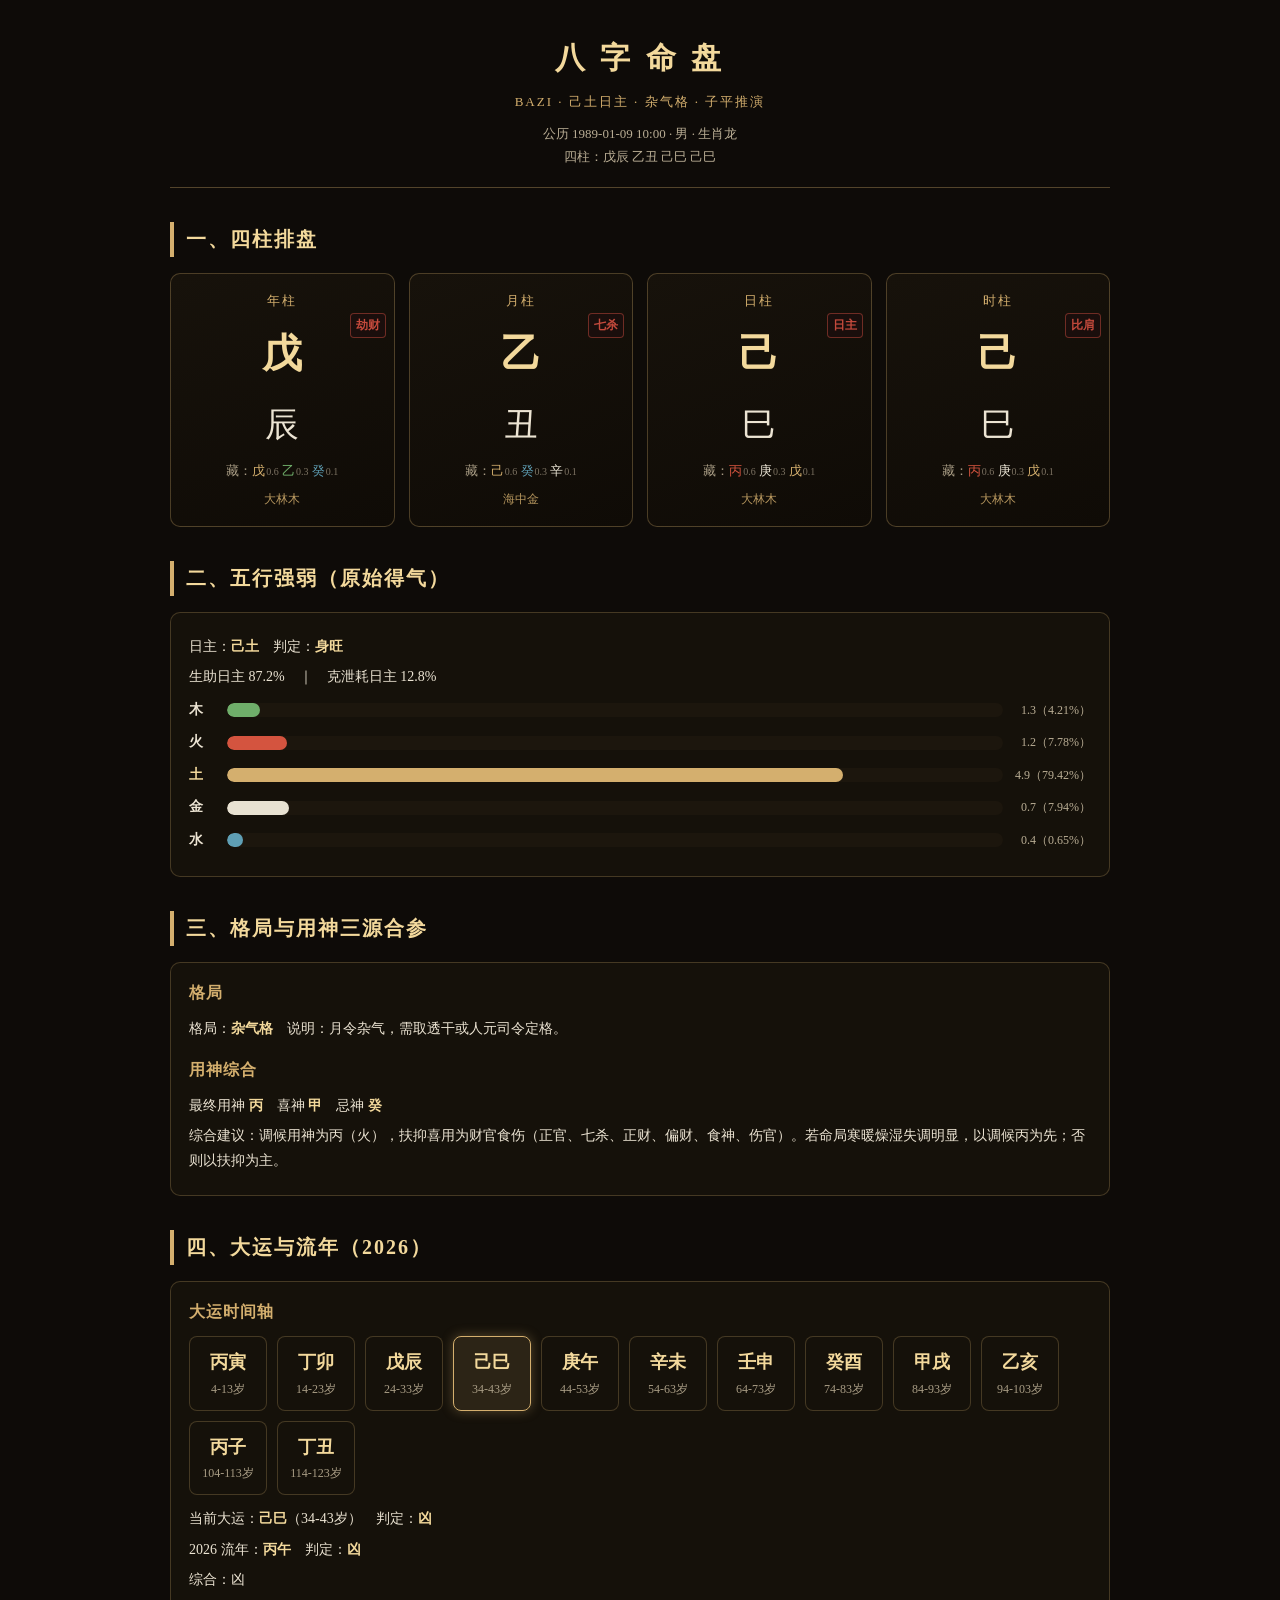
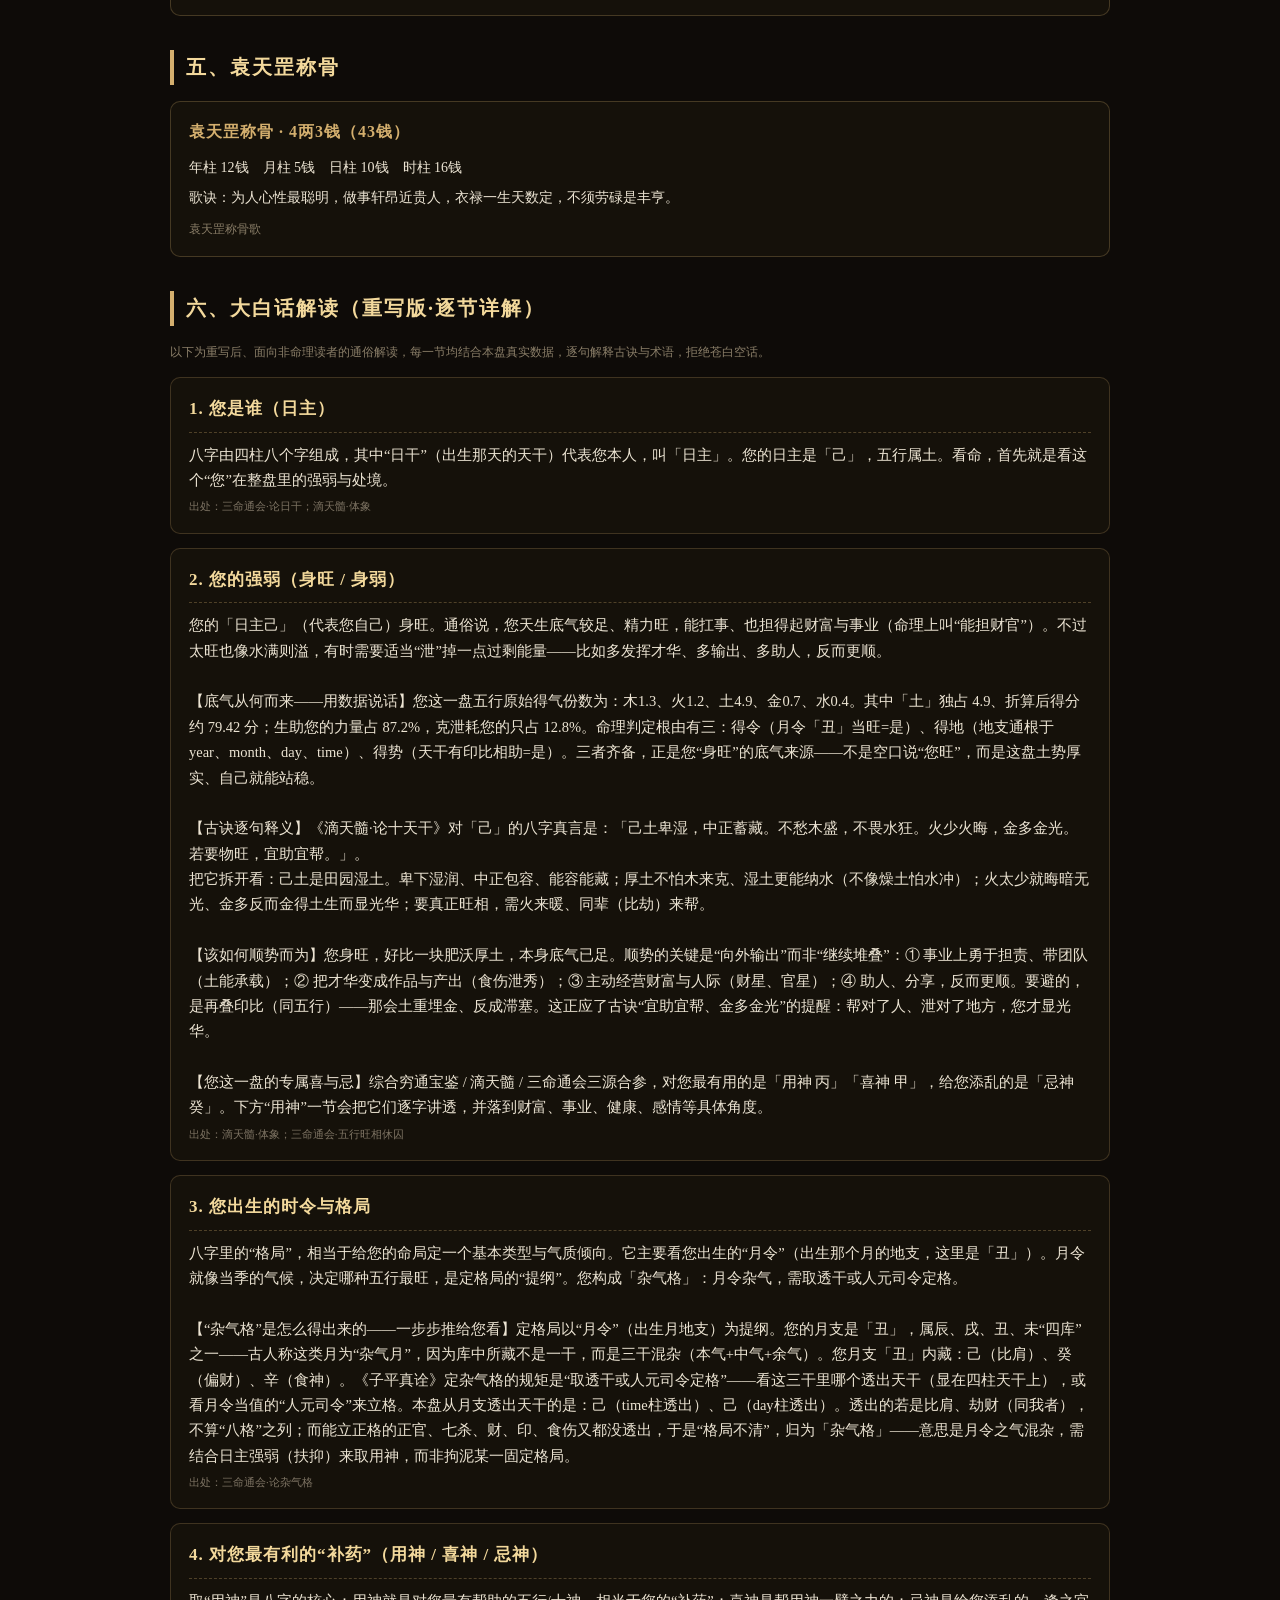
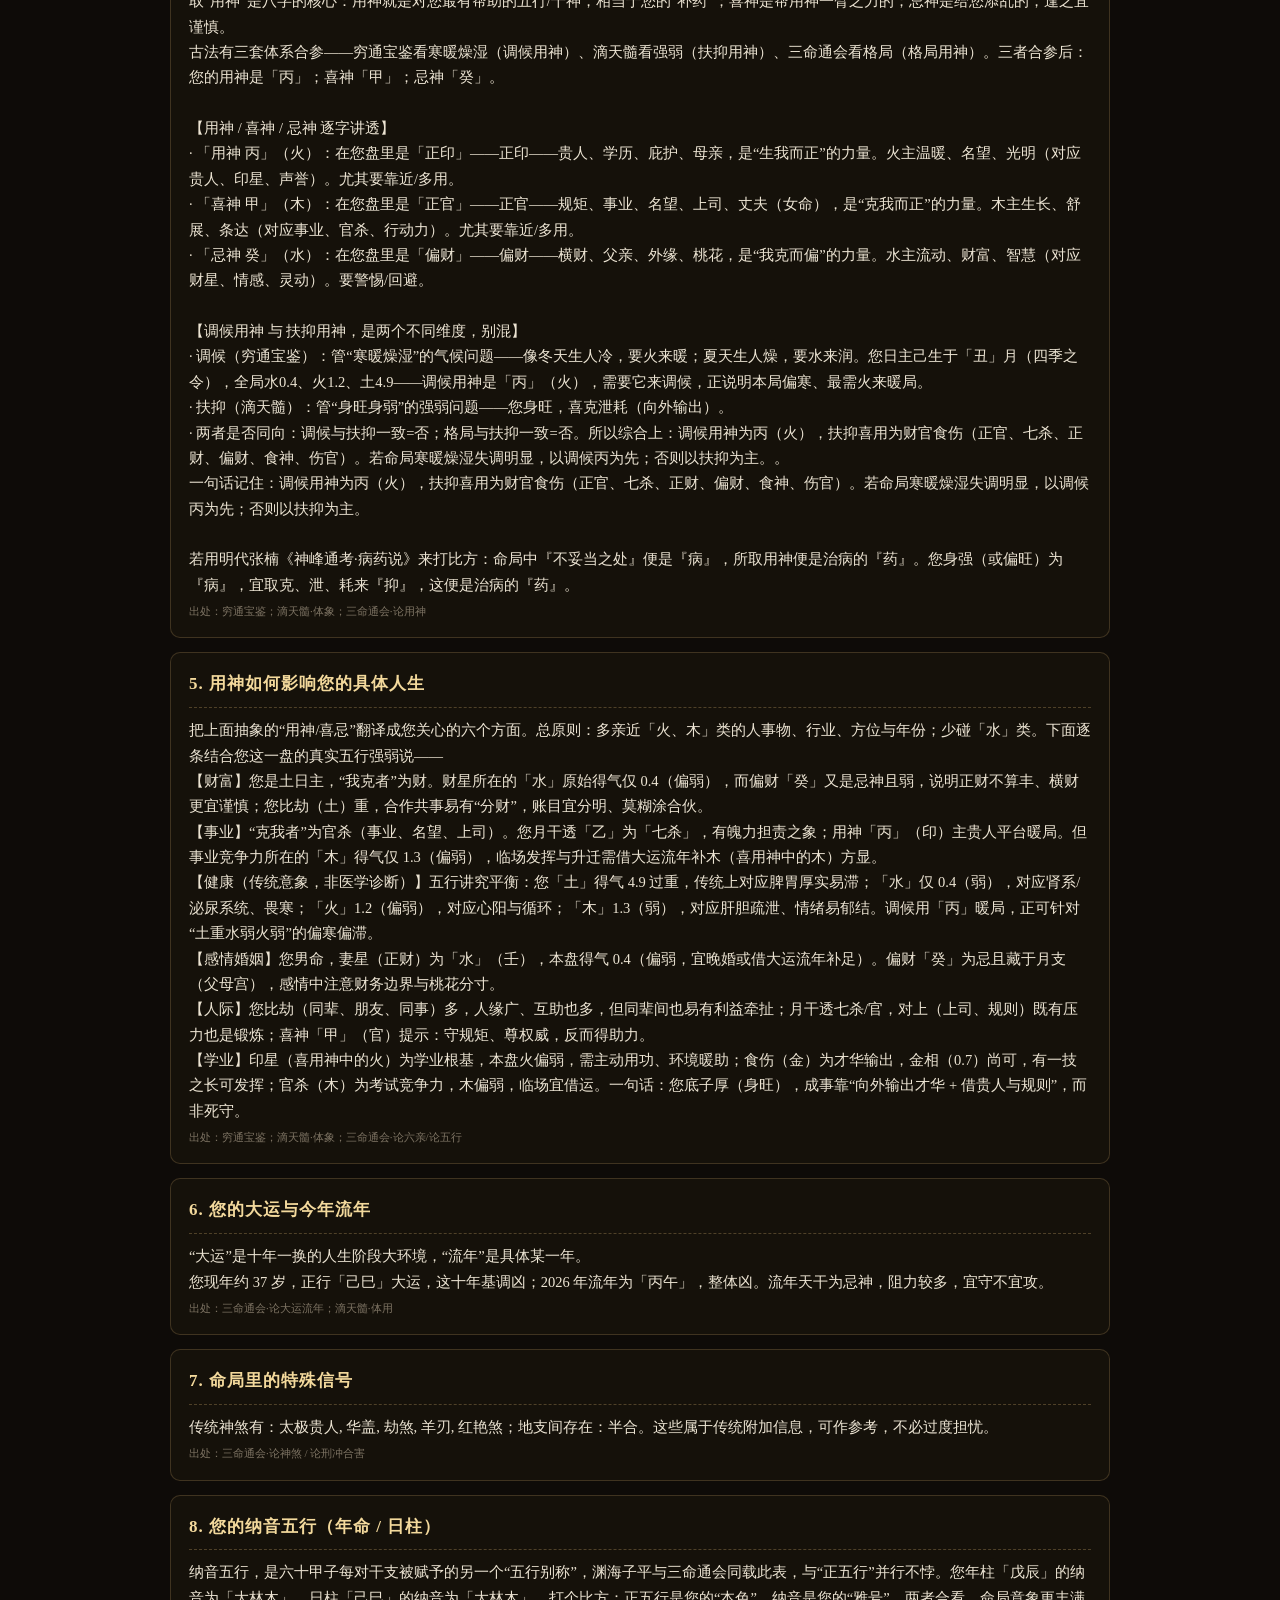
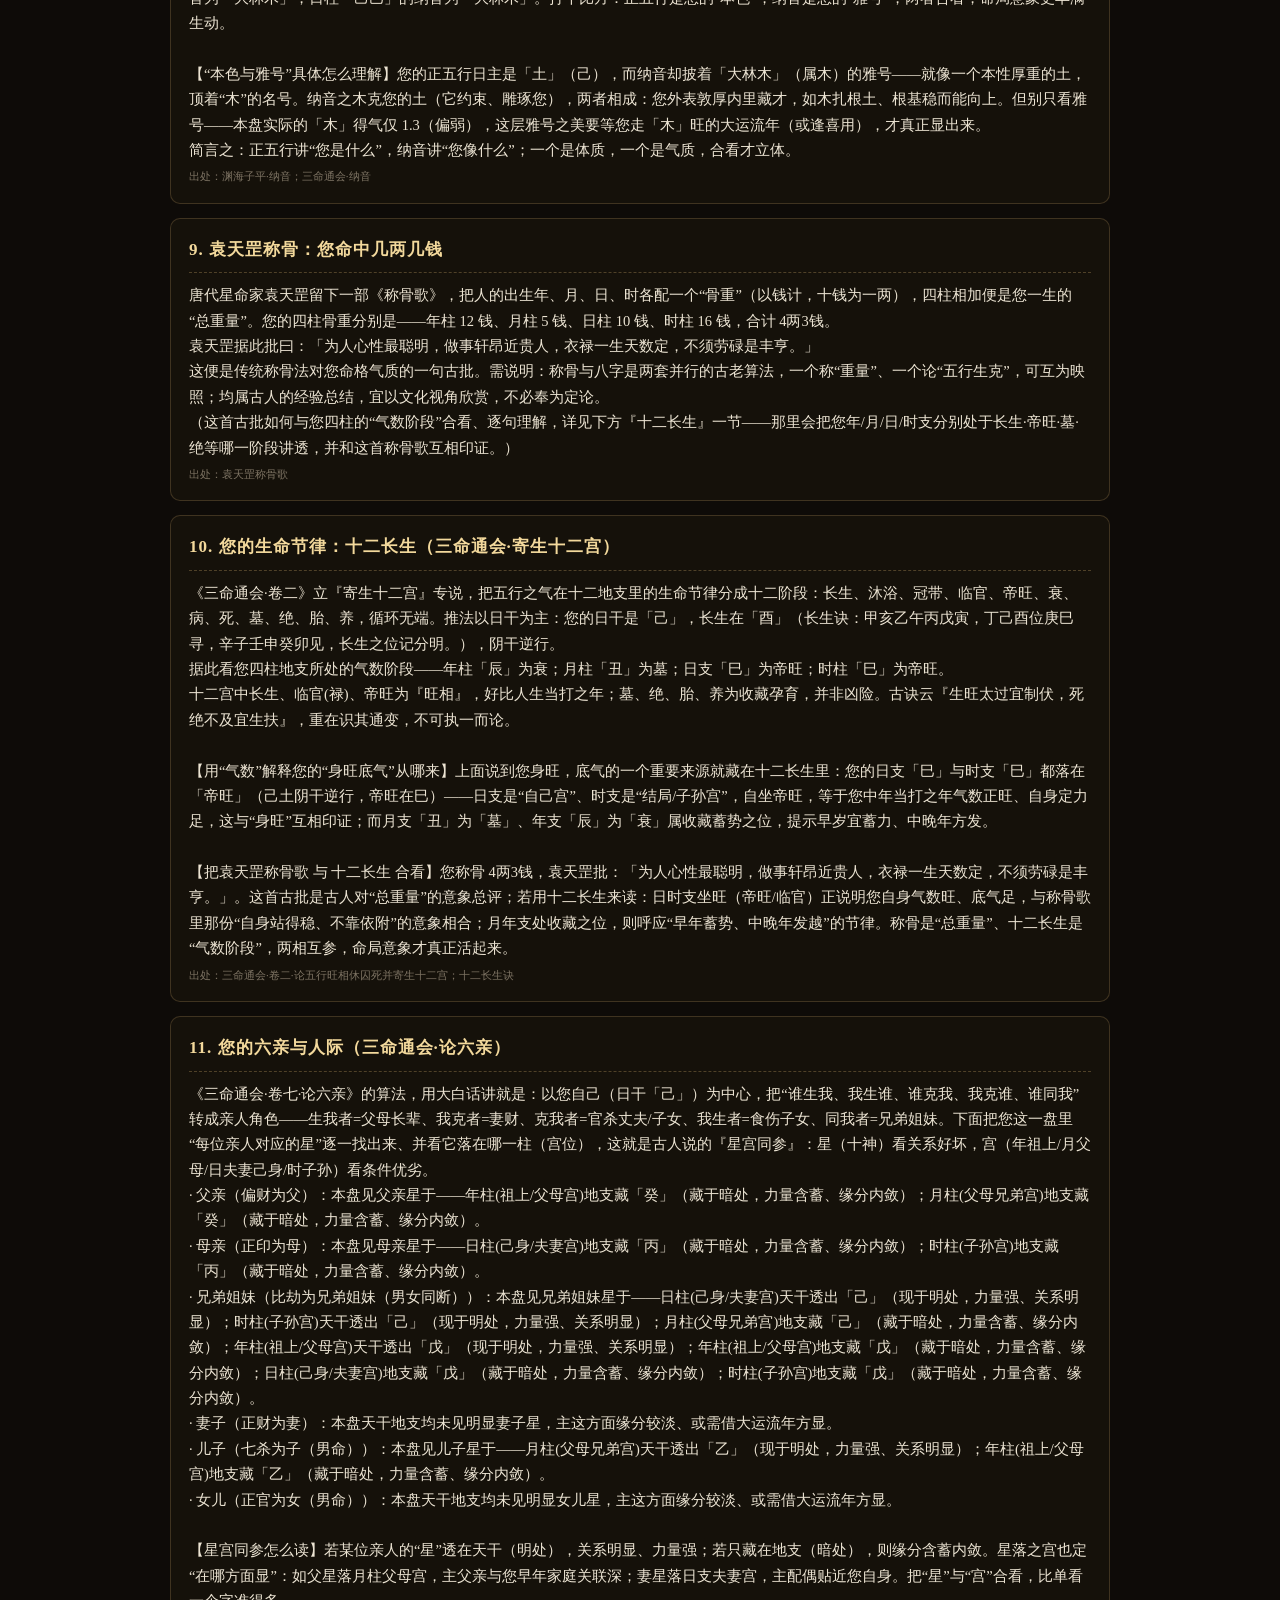
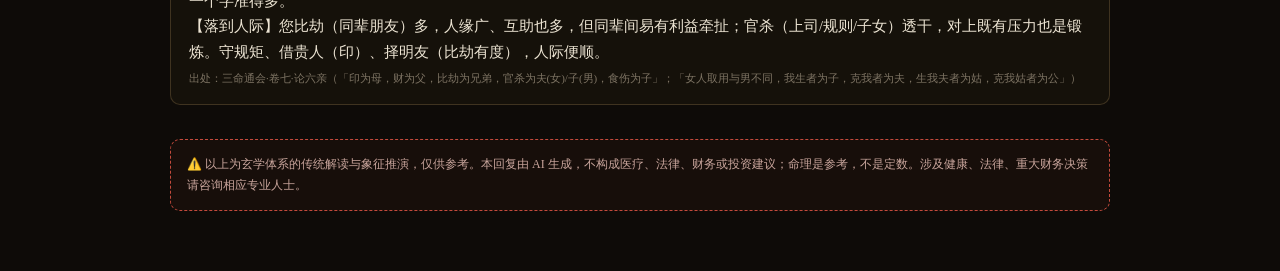
<file: 八字-1989-01-09-男-己土.html>
<!DOCTYPE html>
<html lang="zh-CN"><head><meta charset="utf-8">
<meta name="viewport" content="width=device-width, initial-scale=1">
<title>八字命盘 · 1989-01-09 男（己土·杂气格）</title>
<style>
:root{--bg:#0e0b08;--gold:#d4af6e;--gold-bright:#f3d99c;--ink:#ece4d3;--red:#c44a3c;--green:#6b9a5c;}
*{box-sizing:border-box;}
body{margin:0;background:var(--bg);color:var(--ink);font-family:"PingFang SC","Hiragino Sans GB","STSong",serif;line-height:1.75;}
.wrap{max-width:980px;margin:0 auto;padding:32px 20px 60px;}
header{text-align:center;border-bottom:1px solid rgba(212,175,110,.35);padding-bottom:18px;margin-bottom:26px;}
header h1{color:var(--gold-bright);font-size:30px;letter-spacing:4px;margin:0 0 6px;}
header .sub{color:var(--gold);letter-spacing:2px;font-size:13px;}
header .meta{margin-top:10px;color:#b9ad94;font-size:13px;}
h2{color:var(--gold-bright);border-left:4px solid var(--gold);padding-left:12px;margin:34px 0 16px;font-size:20px;letter-spacing:2px;}
.pillars{display:grid;grid-template-columns:repeat(4,1fr);gap:14px;}
.pillar{background:linear-gradient(160deg,#17120b,#0f0b06);border:1px solid rgba(212,175,110,.3);border-radius:10px;padding:16px 10px;text-align:center;}
.p-label{color:var(--gold);font-size:13px;letter-spacing:2px;}
.p-gan{font-size:40px;color:var(--gold-bright);font-weight:bold;margin:6px 0;position:relative;}
.tg-god{position:absolute;top:-6px;right:-2px;font-size:12px;color:var(--red);background:#1a0e0c;padding:1px 5px;border-radius:4px;border:1px solid rgba(196,74,60,.5);}
.p-zhi{font-size:34px;color:var(--ink);}
.p-hidden{font-size:13px;color:#a89c84;margin-top:6px;}
.p-hidden .w{font-size:10px;color:#7d7363;margin-left:1px;}
.p-nayin{font-size:12px;color:var(--gold);margin-top:6px;opacity:.85;}
.wx-row{display:flex;align-items:center;margin:8px 0;font-size:14px;}
.wx-name{width:28px;font-weight:bold;}
.wx-bar-bg{flex:1;height:14px;background:#1c160d;border-radius:7px;overflow:hidden;margin:0 10px;}
.wx-bar{height:100%;border-radius:7px;}
.wx-val{width:78px;text-align:right;color:#b9ad94;font-size:12px;}
.day-emph .wx-name{color:var(--gold-bright);}
.card{background:#15110a;border:1px solid rgba(212,175,110,.25);border-radius:10px;padding:16px 18px;margin-top:14px;}
.card h3{color:var(--gold);margin:0 0 10px;font-size:16px;letter-spacing:1px;}
.kv{font-size:14px;margin:6px 0;}
.kv b{color:var(--gold-bright);}
.dayun-axis{display:flex;flex-wrap:wrap;gap:10px;}
.dyun{background:#15110a;border:1px solid rgba(212,175,110,.25);border-radius:8px;padding:10px 12px;min-width:78px;text-align:center;}
.dyun.cur{border-color:var(--gold);background:rgba(212,175,110,.12);box-shadow:0 0 12px rgba(212,175,110,.35);}
.dy-ganzhi{color:var(--gold-bright);font-size:18px;font-weight:bold;}
.dy-age{font-size:12px;color:#a89c84;}
.src{display:block;font-size:11px;color:#7d7363;margin-top:4px;}
.note{font-size:12px;color:#8a7e68;margin-top:8px;}
.rep-sec{background:#15110a;border:1px solid rgba(212,175,110,.22);border-radius:10px;padding:16px 18px;margin:14px 0;}
.rep-sec h3{color:var(--gold-bright);margin:0 0 10px;font-size:17px;letter-spacing:1px;border-bottom:1px dashed rgba(212,175,110,.3);padding-bottom:8px;}
.rep-body{font-size:14.5px;color:var(--ink);white-space:pre-wrap;}
.disclaimer{margin-top:34px;border:1px dashed var(--red);border-radius:10px;padding:14px 16px;color:#c9a59c;font-size:12px;background:rgba(196,74,60,.05);}
@media(max-width:720px){.pillars{grid-template-columns:1fr 1fr;}.p-gan{font-size:34px;}}
</style></head>
<body><div class="wrap">

<header>
  <h1>八 字 命 盘</h1>
  <div class="sub">BAZI · 己土日主 · 杂气格 · 子平推演</div>
  <div class="meta">公历 1989-01-09 10:00 · 男 · 生肖龙<br>
  四柱：戊辰 乙丑 己巳 己巳</div>
</header>

<h2>一、四柱排盘</h2>
<div class="pillars">
    <div class="pillar">
      <div class="p-label">年柱</div>
      <div class="p-gan">戊<span class="tg-god">劫财</span></div>
      <div class="p-zhi">辰</div>
      <div class="p-hidden">藏：<span style='color:#d4af6e'>戊</span><span class='w'>0.6</span> <span style='color:#6fae6a'>乙</span><span class='w'>0.3</span> <span style='color:#5f9fb5'>癸</span><span class='w'>0.1</span></div>
      <div class="p-nayin">大林木</div>
    </div>
    <div class="pillar">
      <div class="p-label">月柱</div>
      <div class="p-gan">乙<span class="tg-god">七杀</span></div>
      <div class="p-zhi">丑</div>
      <div class="p-hidden">藏：<span style='color:#d4af6e'>己</span><span class='w'>0.6</span> <span style='color:#5f9fb5'>癸</span><span class='w'>0.3</span> <span style='color:#e8e2d2'>辛</span><span class='w'>0.1</span></div>
      <div class="p-nayin">海中金</div>
    </div>
    <div class="pillar">
      <div class="p-label">日柱</div>
      <div class="p-gan">己<span class="tg-god">日主</span></div>
      <div class="p-zhi">巳</div>
      <div class="p-hidden">藏：<span style='color:#d4543f'>丙</span><span class='w'>0.6</span> <span style='color:#e8e2d2'>庚</span><span class='w'>0.3</span> <span style='color:#d4af6e'>戊</span><span class='w'>0.1</span></div>
      <div class="p-nayin">大林木</div>
    </div>
    <div class="pillar">
      <div class="p-label">时柱</div>
      <div class="p-gan">己<span class="tg-god">比肩</span></div>
      <div class="p-zhi">巳</div>
      <div class="p-hidden">藏：<span style='color:#d4543f'>丙</span><span class='w'>0.6</span> <span style='color:#e8e2d2'>庚</span><span class='w'>0.3</span> <span style='color:#d4af6e'>戊</span><span class='w'>0.1</span></div>
      <div class="p-nayin">大林木</div>
    </div></div>

<h2>二、五行强弱（原始得气）</h2>
<div class="card">
  <div class="kv">日主：<b>己土</b>　判定：<b>身旺</b></div>
  <div class="kv">生助日主 87.2%　｜　克泄耗日主 12.8%</div>
  
    <div class="wx-row">
      <span class="wx-name">木</span>
      <div class="wx-bar-bg"><div class="wx-bar" style="width:4.21%;background:#6fae6a"></div></div>
      <span class="wx-val">1.3（4.21%）</span>
    </div>
    <div class="wx-row">
      <span class="wx-name">火</span>
      <div class="wx-bar-bg"><div class="wx-bar" style="width:7.78%;background:#d4543f"></div></div>
      <span class="wx-val">1.2（7.78%）</span>
    </div>
    <div class="wx-row day-emph">
      <span class="wx-name">土</span>
      <div class="wx-bar-bg"><div class="wx-bar" style="width:79.42%;background:#d4af6e"></div></div>
      <span class="wx-val">4.9（79.42%）</span>
    </div>
    <div class="wx-row">
      <span class="wx-name">金</span>
      <div class="wx-bar-bg"><div class="wx-bar" style="width:7.94%;background:#e8e2d2"></div></div>
      <span class="wx-val">0.7（7.94%）</span>
    </div>
    <div class="wx-row">
      <span class="wx-name">水</span>
      <div class="wx-bar-bg"><div class="wx-bar" style="width:2%;background:#5f9fb5"></div></div>
      <span class="wx-val">0.4（0.65%）</span>
    </div>
</div>

<h2>三、格局与用神三源合参</h2>
<div class="card">
  <h3>格局</h3>
  <div class="kv">格局：<b>杂气格</b>　说明：月令杂气，需取透干或人元司令定格。</div>
  <h3 style="margin-top:14px;">用神综合</h3>
  <div class="kv">最终用神 <b>丙</b>　喜神 <b>甲</b>　忌神 <b>癸</b></div>
  <div class="kv">综合建议：调候用神为丙（火），扶抑喜用为财官食伤（正官、七杀、正财、偏财、食神、伤官）。若命局寒暖燥湿失调明显，以调候丙为先；否则以扶抑为主。</div>
</div>

<h2>四、大运与流年（2026）</h2>
<div class="card">
  <h3>大运时间轴</h3>
  <div class="dayun-axis"><div class="dyun">
      <div class="dy-ganzhi">丙寅</div>
      <div class="dy-age">4-13岁</div>
    </div><div class="dyun">
      <div class="dy-ganzhi">丁卯</div>
      <div class="dy-age">14-23岁</div>
    </div><div class="dyun">
      <div class="dy-ganzhi">戊辰</div>
      <div class="dy-age">24-33岁</div>
    </div><div class="dyun cur">
      <div class="dy-ganzhi">己巳</div>
      <div class="dy-age">34-43岁</div>
    </div><div class="dyun">
      <div class="dy-ganzhi">庚午</div>
      <div class="dy-age">44-53岁</div>
    </div><div class="dyun">
      <div class="dy-ganzhi">辛未</div>
      <div class="dy-age">54-63岁</div>
    </div><div class="dyun">
      <div class="dy-ganzhi">壬申</div>
      <div class="dy-age">64-73岁</div>
    </div><div class="dyun">
      <div class="dy-ganzhi">癸酉</div>
      <div class="dy-age">74-83岁</div>
    </div><div class="dyun">
      <div class="dy-ganzhi">甲戌</div>
      <div class="dy-age">84-93岁</div>
    </div><div class="dyun">
      <div class="dy-ganzhi">乙亥</div>
      <div class="dy-age">94-103岁</div>
    </div><div class="dyun">
      <div class="dy-ganzhi">丙子</div>
      <div class="dy-age">104-113岁</div>
    </div><div class="dyun">
      <div class="dy-ganzhi">丁丑</div>
      <div class="dy-age">114-123岁</div>
    </div></div>
  <div class="kv" style="margin-top:12px;">当前大运：<b>己巳</b>（34-43岁）　判定：<b>凶</b></div>
  <div class="kv">2026 流年：<b>丙午</b>　判定：<b>凶</b></div>
  <div class="kv">综合：凶</div>
</div>

<h2>五、袁天罡称骨</h2>

    <div class="card">
      <h3>袁天罡称骨 · 4两3钱（43钱）</h3>
      <div class="kv">年柱 12钱　月柱 5钱　日柱 10钱　时柱 16钱</div>
      <div class="kv">歌诀：为人心性最聪明，做事轩昂近贵人，衣禄一生天数定，不须劳碌是丰亨。</div>
      <div class="note">袁天罡称骨歌</div>
    </div>

<h2>六、大白话解读（重写版·逐节详解）</h2>
<div class="note">以下为重写后、面向非命理读者的通俗解读，每一节均结合本盘真实数据，逐句解释古诀与术语，拒绝苍白空话。</div>

    <div class="rep-sec">
      <h3>1. 您是谁（日主）</h3>
      <div class="rep-body">八字由四柱八个字组成，其中“日干”（出生那天的天干）代表您本人，叫「日主」。您的日主是「己」，五行属土。看命，首先就是看这个“您”在整盘里的强弱与处境。</div>
      <div class="src">出处：三命通会·论日干；滴天髓·体象</div>
    </div>
    <div class="rep-sec">
      <h3>2. 您的强弱（身旺 / 身弱）</h3>
      <div class="rep-body">您的「日主己」（代表您自己）身旺。通俗说，您天生底气较足、精力旺，能扛事、也担得起财富与事业（命理上叫“能担财官”）。不过太旺也像水满则溢，有时需要适当“泄”掉一点过剩能量——比如多发挥才华、多输出、多助人，反而更顺。

【底气从何而来——用数据说话】您这一盘五行原始得气份数为：木1.3、火1.2、土4.9、金0.7、水0.4。其中「土」独占 4.9、折算后得分约 79.42 分；生助您的力量占 87.2%，克泄耗您的只占 12.8%。命理判定根由有三：得令（月令「丑」当旺=是）、得地（地支通根于 year、month、day、time）、得势（天干有印比相助=是）。三者齐备，正是您“身旺”的底气来源——不是空口说“您旺”，而是这盘土势厚实、自己就能站稳。

【古诀逐句释义】《滴天髓·论十天干》对「己」的八字真言是：「己土卑湿，中正蓄藏。不愁木盛，不畏水狂。火少火晦，金多金光。若要物旺，宜助宜帮。」。
把它拆开看：己土是田园湿土。卑下湿润、中正包容、能容能藏；厚土不怕木来克、湿土更能纳水（不像燥土怕水冲）；火太少就晦暗无光、金多反而金得土生而显光华；要真正旺相，需火来暖、同辈（比劫）来帮。

【该如何顺势而为】您身旺，好比一块肥沃厚土，本身底气已足。顺势的关键是“向外输出”而非“继续堆叠”：① 事业上勇于担责、带团队（土能承载）；② 把才华变成作品与产出（食伤泄秀）；③ 主动经营财富与人际（财星、官星）；④ 助人、分享，反而更顺。要避的，是再叠印比（同五行）——那会土重埋金、反成滞塞。这正应了古诀“宜助宜帮、金多金光”的提醒：帮对了人、泄对了地方，您才显光华。

【您这一盘的专属喜与忌】综合穷通宝鉴 / 滴天髓 / 三命通会三源合参，对您最有用的是「用神 丙」「喜神 甲」，给您添乱的是「忌神 癸」。下方“用神”一节会把它们逐字讲透，并落到财富、事业、健康、感情等具体角度。</div>
      <div class="src">出处：滴天髓·体象；三命通会·五行旺相休囚</div>
    </div>
    <div class="rep-sec">
      <h3>3. 您出生的时令与格局</h3>
      <div class="rep-body">八字里的“格局”，相当于给您的命局定一个基本类型与气质倾向。它主要看您出生的“月令”（出生那个月的地支，这里是「丑」）。月令就像当季的气候，决定哪种五行最旺，是定格局的“提纲”。您构成「杂气格」：月令杂气，需取透干或人元司令定格。

【“杂气格”是怎么得出来的——一步步推给您看】定格局以“月令”（出生月地支）为提纲。您的月支是「丑」，属辰、戌、丑、未“四库”之一——古人称这类月为“杂气月”，因为库中所藏不是一干，而是三干混杂（本气+中气+余气）。您月支「丑」内藏：己（比肩）、癸（偏财）、辛（食神）。《子平真诠》定杂气格的规矩是“取透干或人元司令定格”——看这三干里哪个透出天干（显在四柱天干上），或看月令当值的“人元司令”来立格。本盘从月支透出天干的是：己（time柱透出）、己（day柱透出）。透出的若是比肩、劫财（同我者），不算“八格”之列；而能立正格的正官、七杀、财、印、食伤又都没透出，于是“格局不清”，归为「杂气格」——意思是月令之气混杂，需结合日主强弱（扶抑）来取用神，而非拘泥某一固定格局。</div>
      <div class="src">出处：三命通会·论杂气格</div>
    </div>
    <div class="rep-sec">
      <h3>4. 对您最有利的“补药”（用神 / 喜神 / 忌神）</h3>
      <div class="rep-body">取“用神”是八字的核心：用神就是对您最有帮助的五行/十神，相当于您的“补药”；喜神是帮用神一臂之力的；忌神是给您添乱的，逢之宜谨慎。
古法有三套体系合参——穷通宝鉴看寒暖燥湿（调候用神）、滴天髓看强弱（扶抑用神）、三命通会看格局（格局用神）。三者合参后：您的用神是「丙」；喜神「甲」；忌神「癸」。

【用神 / 喜神 / 忌神 逐字讲透】
· 「用神 丙」（火）：在您盘里是「正印」——正印——贵人、学历、庇护、母亲，是“生我而正”的力量。火主温暖、名望、光明（对应贵人、印星、声誉）。尤其要靠近/多用。
· 「喜神 甲」（木）：在您盘里是「正官」——正官——规矩、事业、名望、上司、丈夫（女命），是“克我而正”的力量。木主生长、舒展、条达（对应事业、官杀、行动力）。尤其要靠近/多用。
· 「忌神 癸」（水）：在您盘里是「偏财」——偏财——横财、父亲、外缘、桃花，是“我克而偏”的力量。水主流动、财富、智慧（对应财星、情感、灵动）。要警惕/回避。

【调候用神 与 扶抑用神，是两个不同维度，别混】
· 调候（穷通宝鉴）：管“寒暖燥湿”的气候问题——像冬天生人冷，要火来暖；夏天生人燥，要水来润。您日主己生于「丑」月（四季之令），全局水0.4、火1.2、土4.9——调候用神是「丙」（火），需要它来调候，正说明本局偏寒、最需火来暖局。
· 扶抑（滴天髓）：管“身旺身弱”的强弱问题——您身旺，喜克泄耗（向外输出）。
· 两者是否同向：调候与扶抑一致=否；格局与扶抑一致=否。所以综合上：调候用神为丙（火），扶抑喜用为财官食伤（正官、七杀、正财、偏财、食神、伤官）。若命局寒暖燥湿失调明显，以调候丙为先；否则以扶抑为主。。
一句话记住：调候用神为丙（火），扶抑喜用为财官食伤（正官、七杀、正财、偏财、食神、伤官）。若命局寒暖燥湿失调明显，以调候丙为先；否则以扶抑为主。

若用明代张楠《神峰通考·病药说》来打比方：命局中『不妥当之处』便是『病』，所取用神便是治病的『药』。您身强（或偏旺）为『病』，宜取克、泄、耗来『抑』，这便是治病的『药』。</div>
      <div class="src">出处：穷通宝鉴；滴天髓·体象；三命通会·论用神</div>
    </div>
    <div class="rep-sec">
      <h3>5. 用神如何影响您的具体人生</h3>
      <div class="rep-body">把上面抽象的“用神/喜忌”翻译成您关心的六个方面。总原则：多亲近「火、木」类的人事物、行业、方位与年份；少碰「水」类。下面逐条结合您这一盘的真实五行强弱说——
【财富】您是土日主，“我克者”为财。财星所在的「水」原始得气仅 0.4（偏弱），而偏财「癸」又是忌神且弱，说明正财不算丰、横财更宜谨慎；您比劫（土）重，合作共事易有“分财”，账目宜分明、莫糊涂合伙。
【事业】“克我者”为官杀（事业、名望、上司）。您月干透「乙」为「七杀」，有魄力担责之象；用神「丙」（印）主贵人平台暖局。但事业竞争力所在的「木」得气仅 1.3（偏弱），临场发挥与升迁需借大运流年补木（喜用神中的木）方显。
【健康（传统意象，非医学诊断）】五行讲究平衡：您「土」得气 4.9 过重，传统上对应脾胃厚实易滞；「水」仅 0.4（弱），对应肾系/泌尿系统、畏寒；「火」1.2（偏弱），对应心阳与循环；「木」1.3（弱），对应肝胆疏泄、情绪易郁结。调候用「丙」暖局，正可针对“土重水弱火弱”的偏寒偏滞。
【感情婚姻】您男命，妻星（正财）为「水」（壬），本盘得气 0.4（偏弱，宜晚婚或借大运流年补足）。偏财「癸」为忌且藏于月支（父母宫），感情中注意财务边界与桃花分寸。
【人际】您比劫（同辈、朋友、同事）多，人缘广、互助也多，但同辈间也易有利益牵扯；月干透七杀/官，对上（上司、规则）既有压力也是锻炼；喜神「甲」（官）提示：守规矩、尊权威，反而得助力。
【学业】印星（喜用神中的火）为学业根基，本盘火偏弱，需主动用功、环境暖助；食伤（金）为才华输出，金相（0.7）尚可，有一技之长可发挥；官杀（木）为考试竞争力，木偏弱，临场宜借运。一句话：您底子厚（身旺），成事靠“向外输出才华 + 借贵人与规则”，而非死守。</div>
      <div class="src">出处：穷通宝鉴；滴天髓·体象；三命通会·论六亲/论五行</div>
    </div>
    <div class="rep-sec">
      <h3>6. 您的大运与今年流年</h3>
      <div class="rep-body">“大运”是十年一换的人生阶段大环境，“流年”是具体某一年。
您现年约 37 岁，正行「己巳」大运，这十年基调凶；2026 年流年为「丙午」，整体凶。流年天干为忌神，阻力较多，宜守不宜攻。</div>
      <div class="src">出处：三命通会·论大运流年；滴天髓·体用</div>
    </div>
    <div class="rep-sec">
      <h3>7. 命局里的特殊信号</h3>
      <div class="rep-body">传统神煞有：太极贵人, 华盖, 劫煞, 羊刃, 红艳煞；地支间存在：半合。这些属于传统附加信息，可作参考，不必过度担忧。</div>
      <div class="src">出处：三命通会·论神煞 / 论刑冲合害</div>
    </div>
    <div class="rep-sec">
      <h3>8. 您的纳音五行（年命 / 日柱）</h3>
      <div class="rep-body">纳音五行，是六十甲子每对干支被赋予的另一个“五行别称”，渊海子平与三命通会同载此表，与“正五行”并行不悖。您年柱「戊辰」的纳音为「大林木」，日柱「己巳」的纳音为「大林木」。打个比方：正五行是您的“本色”，纳音是您的“雅号”，两者合看，命局意象更丰满生动。

【“本色与雅号”具体怎么理解】您的正五行日主是「土」（己），而纳音却披着「大林木」（属木）的雅号——就像一个本性厚重的土，顶着“木”的名号。纳音之木克您的土（它约束、雕琢您），两者相成：您外表敦厚内里藏才，如木扎根土、根基稳而能向上。但别只看雅号——本盘实际的「木」得气仅 1.3（偏弱），这层雅号之美要等您走「木」旺的大运流年（或逢喜用），才真正显出来。
简言之：正五行讲“您是什么”，纳音讲“您像什么”；一个是体质，一个是气质，合看才立体。</div>
      <div class="src">出处：渊海子平·纳音；三命通会·纳音</div>
    </div>
    <div class="rep-sec">
      <h3>9. 袁天罡称骨：您命中几两几钱</h3>
      <div class="rep-body">唐代星命家袁天罡留下一部《称骨歌》，把人的出生年、月、日、时各配一个“骨重”（以钱计，十钱为一两），四柱相加便是您一生的“总重量”。您的四柱骨重分别是——年柱 12 钱、月柱 5 钱、日柱 10 钱、时柱 16 钱，合计 4两3钱。
袁天罡据此批曰：「为人心性最聪明，做事轩昂近贵人，衣禄一生天数定，不须劳碌是丰亨。」
这便是传统称骨法对您命格气质的一句古批。需说明：称骨与八字是两套并行的古老算法，一个称“重量”、一个论“五行生克”，可互为映照；均属古人的经验总结，宜以文化视角欣赏，不必奉为定论。
（这首古批如何与您四柱的“气数阶段”合看、逐句理解，详见下方『十二长生』一节——那里会把您年/月/日/时支分别处于长生·帝旺·墓·绝等哪一阶段讲透，并和这首称骨歌互相印证。）</div>
      <div class="src">出处：袁天罡称骨歌</div>
    </div>
    <div class="rep-sec">
      <h3>10. 您的生命节律：十二长生（三命通会·寄生十二宫）</h3>
      <div class="rep-body">《三命通会·卷二》立『寄生十二宫』专说，把五行之气在十二地支里的生命节律分成十二阶段：长生、沐浴、冠带、临官、帝旺、衰、病、死、墓、绝、胎、养，循环无端。推法以日干为主：您的日干是「己」，长生在「酉」（长生诀：甲亥乙午丙戊寅，丁己酉位庚巳寻，辛子壬申癸卯见，长生之位记分明。），阴干逆行。
据此看您四柱地支所处的气数阶段——年柱「辰」为衰；月柱「丑」为墓；日支「巳」为帝旺；时柱「巳」为帝旺。
十二宫中长生、临官(禄)、帝旺为『旺相』，好比人生当打之年；墓、绝、胎、养为收藏孕育，并非凶险。古诀云『生旺太过宜制伏，死绝不及宜生扶』，重在识其通变，不可执一而论。

【用“气数”解释您的“身旺底气”从哪来】上面说到您身旺，底气的一个重要来源就藏在十二长生里：您的日支「巳」与时支「巳」都落在「帝旺」（己土阴干逆行，帝旺在巳）——日支是“自己宫”、时支是“结局/子孙宫”，自坐帝旺，等于您中年当打之年气数正旺、自身定力足，这与“身旺”互相印证；而月支「丑」为「墓」、年支「辰」为「衰」属收藏蓄势之位，提示早岁宜蓄力、中晚年方发。

【把袁天罡称骨歌 与 十二长生 合看】您称骨 4两3钱，袁天罡批：「为人心性最聪明，做事轩昂近贵人，衣禄一生天数定，不须劳碌是丰亨。」。这首古批是古人对“总重量”的意象总评；若用十二长生来读：日时支坐旺（帝旺/临官）正说明您自身气数旺、底气足，与称骨歌里那份“自身站得稳、不靠依附”的意象相合；月年支处收藏之位，则呼应“早年蓄势、中晚年发越”的节律。称骨是“总重量”、十二长生是“气数阶段”，两相互参，命局意象才真正活起来。</div>
      <div class="src">出处：三命通会·卷二·论五行旺相休囚死并寄生十二宫；十二长生诀</div>
    </div>
    <div class="rep-sec">
      <h3>11. 您的六亲与人际（三命通会·论六亲）</h3>
      <div class="rep-body">《三命通会·卷七·论六亲》的算法，用大白话讲就是：以您自己（日干「己」）为中心，把“谁生我、我生谁、谁克我、我克谁、谁同我”转成亲人角色——生我者=父母长辈、我克者=妻财、克我者=官杀丈夫/子女、我生者=食伤子女、同我者=兄弟姐妹。下面把您这一盘里“每位亲人对应的星”逐一找出来、并看它落在哪一柱（宫位），这就是古人说的『星宫同参』：星（十神）看关系好坏，宫（年祖上/月父母/日夫妻己身/时子孙）看条件优劣。
· 父亲（偏财为父）：本盘见父亲星于——年柱(祖上/父母宫)地支藏「癸」（藏于暗处，力量含蓄、缘分内敛）；月柱(父母兄弟宫)地支藏「癸」（藏于暗处，力量含蓄、缘分内敛）。
· 母亲（正印为母）：本盘见母亲星于——日柱(己身/夫妻宫)地支藏「丙」（藏于暗处，力量含蓄、缘分内敛）；时柱(子孙宫)地支藏「丙」（藏于暗处，力量含蓄、缘分内敛）。
· 兄弟姐妹（比劫为兄弟姐妹（男女同断））：本盘见兄弟姐妹星于——日柱(己身/夫妻宫)天干透出「己」（现于明处，力量强、关系明显）；时柱(子孙宫)天干透出「己」（现于明处，力量强、关系明显）；月柱(父母兄弟宫)地支藏「己」（藏于暗处，力量含蓄、缘分内敛）；年柱(祖上/父母宫)天干透出「戊」（现于明处，力量强、关系明显）；年柱(祖上/父母宫)地支藏「戊」（藏于暗处，力量含蓄、缘分内敛）；日柱(己身/夫妻宫)地支藏「戊」（藏于暗处，力量含蓄、缘分内敛）；时柱(子孙宫)地支藏「戊」（藏于暗处，力量含蓄、缘分内敛）。
· 妻子（正财为妻）：本盘天干地支均未见明显妻子星，主这方面缘分较淡、或需借大运流年方显。
· 儿子（七杀为子（男命））：本盘见儿子星于——月柱(父母兄弟宫)天干透出「乙」（现于明处，力量强、关系明显）；年柱(祖上/父母宫)地支藏「乙」（藏于暗处，力量含蓄、缘分内敛）。
· 女儿（正官为女（男命））：本盘天干地支均未见明显女儿星，主这方面缘分较淡、或需借大运流年方显。

【星宫同参怎么读】若某位亲人的“星”透在天干（明处），关系明显、力量强；若只藏在地支（暗处），则缘分含蓄内敛。星落之宫也定“在哪方面显”：如父星落月柱父母宫，主父亲与您早年家庭关联深；妻星落日支夫妻宫，主配偶贴近您自身。把“星”与“宫”合看，比单看一个字准得多。
【落到人际】您比劫（同辈朋友）多，人缘广、互助也多，但同辈间易有利益牵扯；官杀（上司/规则/子女）透干，对上既有压力也是锻炼。守规矩、借贵人（印）、择明友（比劫有度），人际便顺。</div>
      <div class="src">出处：三命通会·卷七·论六亲（「印为母，财为父，比劫为兄弟，官杀为夫(女)/子(男)，食伤为子」；「女人取用与男不同，我生者为子，克我者为夫，生我夫者为姑，克我姑者为公」）</div>
    </div>

<div class="disclaimer">
  ⚠️ 以上为玄学体系的传统解读与象征推演，仅供参考。本回复由 AI 生成，不构成医疗、法律、财务或投资建议；命理是参考，不是定数。涉及健康、法律、重大财务决策请咨询相应专业人士。
</div>

</div></body></html>
</file>
